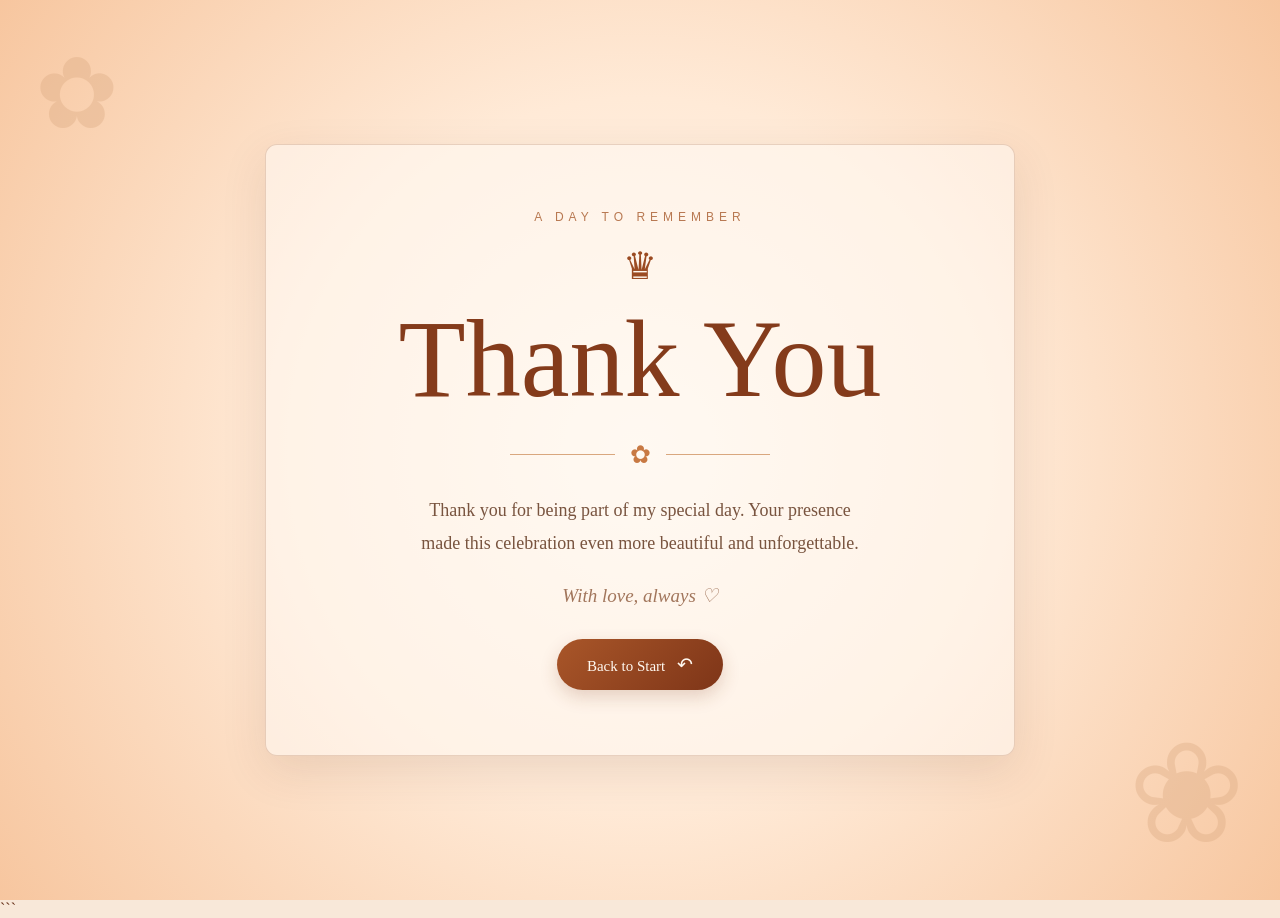
<file: last.html>
<!DOCTYPE html>
<html lang="en">
<head>
    <meta charset="UTF-8">
    <meta name="viewport" content="width=device-width, initial-scale=1.0">
    <title>Thank You | Debut Invitation</title>
    <link rel="stylesheet" href="lastpage.css">
</head>
<body>

    <section class="thankyou-page">

        <div class="background-flower flower-one">✿</div>
        <div class="background-flower flower-two">❀</div>

        <div class="thankyou-content">

            <p class="small-title">A DAY TO REMEMBER</p>

            <div class="crown">♛</div>

            <h1>Thank You</h1>

            <div class="divider">
                <span>✿</span>
            </div>

            <p class="message">
                Thank you for being part of my special day.
                Your presence made this celebration
                even more beautiful and unforgettable.
            </p>

            <p class="closing">With love, always ♡</p>

            <button type="button" id="backToStart">
                Back to Start <span>↶</span>
            </button>

        </div>

        <div id="flowerContainer"></div>

    </section>

    <script src="lastpage.js"></script>
</body>
</html>
```
</file>
<file: lastpage.css>
* {
    margin: 0;
    padding: 0;
    box-sizing: border-box;
}

body {
    font-family: Georgia, "Times New Roman", serif;
    background: #f8e8d9;
    color: #663018;
}

.thankyou-page {
    min-height: 100vh;
    display: flex;
    align-items: center;
    justify-content: center;
    padding: 30px 20px;
    position: relative;
    overflow: hidden;
    background:
        radial-gradient(
            circle at center,
            #fff8ef 0%,
            #ffead7 45%,
            #f7c69f 100%
        );
}

.thankyou-content {
    position: relative;
    z-index: 2;
    width: 100%;
    max-width: 750px;
    padding: 65px 30px;
    text-align: center;
    border: 1px solid rgba(139, 66, 29, 0.2);
    border-radius: 12px;
    background: rgba(255, 250, 244, 0.55);
    box-shadow: 0 15px 45px rgba(102, 48, 24, 0.12);
    animation: appear 1s ease both;
}

.small-title {
    color: #b87851;
    font-family: Arial, sans-serif;
    font-size: 12px;
    letter-spacing: 5px;
    margin-bottom: 20px;
}

.crown {
    font-size: 38px;
    color: #9b4b22;
    margin-bottom: 5px;
    animation: float 3s ease-in-out infinite;
}

h1 {
    font-family: "Brush Script MT", "Segoe Script", cursive;
    font-size: clamp(65px, 10vw, 110px);
    font-weight: normal;
    line-height: 1.2;
    color: #843b1b;
}

.divider {
    display: flex;
    align-items: center;
    justify-content: center;
    gap: 15px;
    max-width: 260px;
    margin: 15px auto 25px;
    color: #c87943;
    font-size: 25px;
}

.divider::before,
.divider::after {
    content: "";
    height: 1px;
    flex: 1;
    background: #d9a77e;
}

.message {
    max-width: 460px;
    margin: 0 auto;
    color: #79543f;
    font-size: 18px;
    line-height: 1.8;
}

.closing {
    margin: 25px 0 32px;
    color: #a2765c;
    font-style: italic;
    font-size: 19px;
}

#backToStart {
    padding: 14px 30px;
    border: none;
    border-radius: 30px;
    background: linear-gradient(135deg, #a95629, #7e3518);
    color: #fff8f0;
    font-family: Georgia, "Times New Roman", serif;
    font-size: 15px;
    cursor: pointer;
    box-shadow: 0 7px 18px rgba(126, 53, 24, 0.2);
    transition: transform 0.3s, box-shadow 0.3s;
}

#backToStart span {
    margin-left: 8px;
    font-size: 19px;
}

#backToStart:hover {
    transform: translateY(-4px);
    box-shadow: 0 12px 25px rgba(126, 53, 24, 0.3);
}

.background-flower {
    position: absolute;
    color: #d9a77e;
    opacity: 0.35;
    pointer-events: none;
    animation: float 5s ease-in-out infinite;
}

.flower-one {
    top: 35px;
    left: 35px;
    font-size: 100px;
}

.flower-two {
    right: 35px;
    bottom: 25px;
    font-size: 140px;
    animation-delay: 1s;
}

.falling-flower {
    position: absolute;
    top: -40px;
    color: #c87943;
    pointer-events: none;
    animation: fall linear forwards;
}

@keyframes appear {
    from {
        opacity: 0;
        transform: translateY(25px);
    }

    to {
        opacity: 1;
        transform: translateY(0);
    }
}

@keyframes float {
    0%, 100% {
        transform: translateY(0);
    }

    50% {
        transform: translateY(-12px);
    }
}

@keyframes fall {
    0% {
        transform: translateY(-30px) rotate(0deg);
        opacity: 0;
    }

    15% {
        opacity: 0.8;
    }

    100% {
        transform: translateY(110vh) rotate(360deg);
        opacity: 0;
    }
}

@media (max-width: 480px) {
    .thankyou-content {
        padding: 50px 22px;
    }

    .small-title {
        letter-spacing: 3px;
    }

    .message {
        font-size: 16px;
    }

    .flower-one {
        left: -20px;
    }

    .flower-two {
        right: -20px;
    }
}

/* Improved mobile Thank You page */
@media (max-width: 600px) {
    .thankyou-page {
        min-height: 100svh;
        padding: 22px 14px;
    }

    .thankyou-content {
        width: 100%;
        padding: 42px 20px;
        border-radius: 14px;
    }

    .small-title {
        font-size: 10px;
        letter-spacing: 3px;
        line-height: 1.7;
        margin-bottom: 18px;
    }

    .crown {
        font-size: 32px;
    }

    h1 {
        font-size: clamp(58px, 15vw, 82px);
        line-height: 1.15;
    }

    .divider {
        max-width: 210px;
        margin: 18px auto 22px;
    }

    .message {
        font-size: 16px;
        line-height: 1.8;
    }

    .closing {
        font-size: 18px;
        margin: 24px 0 28px;
    }

    #backToStart {
        width: 100%;
        max-width: 260px;
        min-height: 48px;
        padding: 14px 18px;
    }

    .flower-one {
        font-size: 65px;
        left: -15px;
        top: 10px;
    }

    .flower-two {
        font-size: 85px;
        right: -15px;
        bottom: 10px;
    }
}

@media (max-width: 360px) {
    .thankyou-content {
        padding: 35px 15px;
    }

    .message {
        font-size: 15px;
    }
}
</file>
